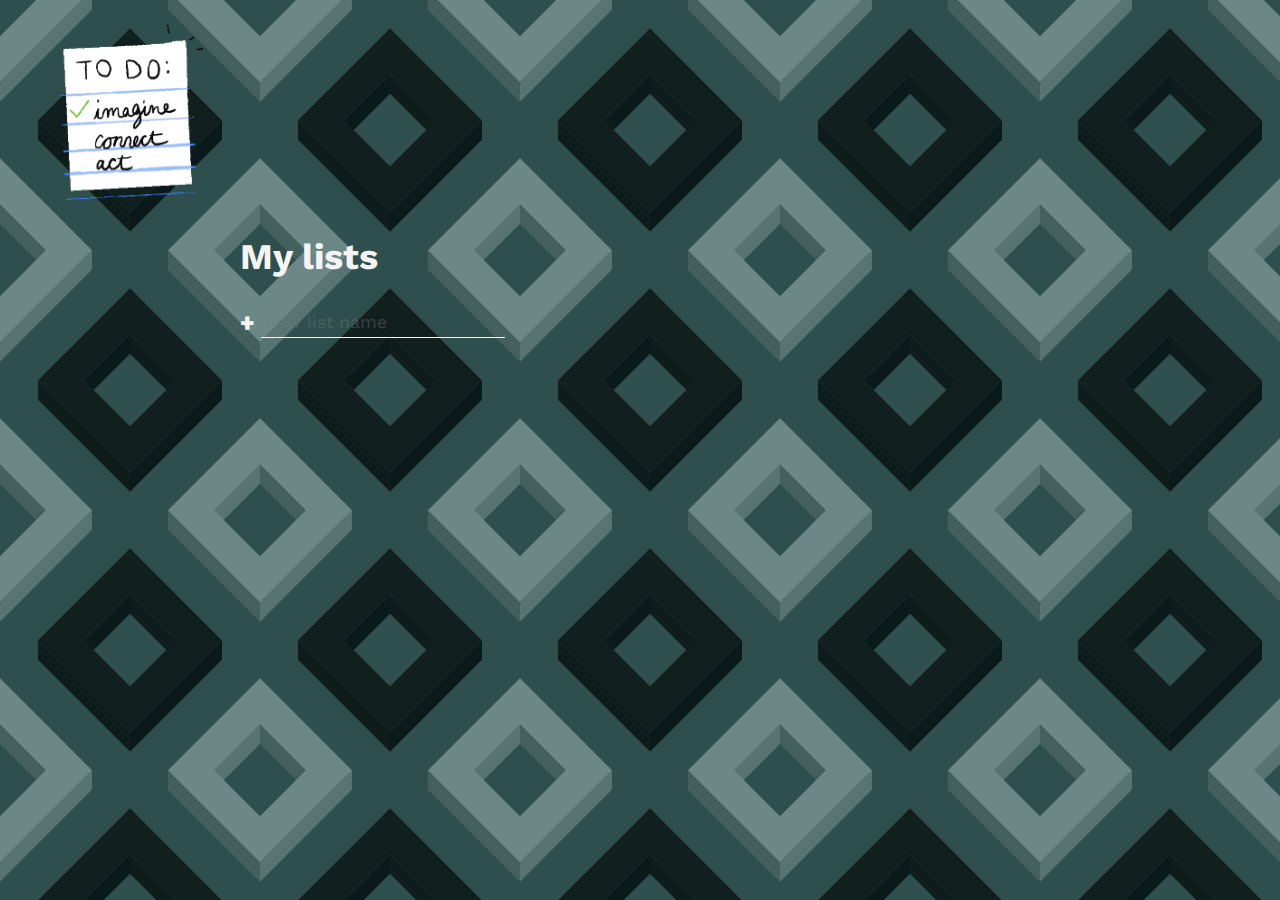
<file: index2.html>
<!DOCTYPE html>
<html lang="en">

<head>
    <meta charset="UTF-8" />
    <meta name="viewport" content="width=device-width, initial-scale=1.0" />
    <meta http-equiv="X-UA-Compatible" content="ie=edge" />
    <title>Todo list</title>
    <link href="https://fonts.googleapis.com/css?family=Work+Sans:300,400,700,900&display=swap" rel="stylesheet" />
    <link rel="stylesheet" href="main.css" />
    <script defer src="script2.js"></script>
</head>

<body>
    

    <div class="todo-img" style="text-align:center;">
        <img src="to-do-productivity.gif" alt="todoP" height="200" width="200">
    </div>

    <div class="all-tasks">
        <h2 class="task-list-title">My lists</h2>
        <ul class="task-list" data-lists></ul>

        <form action="" data-new-list-form>
            <input type="text" class="new list" data-new-list-input placeholder="new list name" aria-label="new list name" />
            <button class="btn create" aria-label="create new list">+</button>
        </form>
    </div>

    <div class="todo-list" data-list-display-container>
        <div class="todo-header">
            <h2 class="list-title" data-list-title></h2>
            <p class="task-count" data-list-count></p>
        </div>

        <div class="todo-body">
            <div class="tasks" data-tasks></div>

            <div class="new-task-creator">
                <form action="" data-new-task-form>
                    <input type="text" data-new-task-input class="new task" placeholder="new task name" aria-label="new task name" />
                    <button class="btn create" aria-label="create new task">+</button>
                </form>
            </div>

            <div class="delete-stuff">
                <button class="btn delete" data-clear-complete-tasks-button>Clear completed tasks</button>
                <button class="btn delete" data-delete-list-button>Delete list</button>
            </div>
        </div>
    </div>


    </div>
    <template id="task-template">
      <div class="task">
        <input type="checkbox" />
        <label>
          <span class="custom-checkbox"></span>
        </label>
      </div>
    </template>


</body>

</html>
</file>
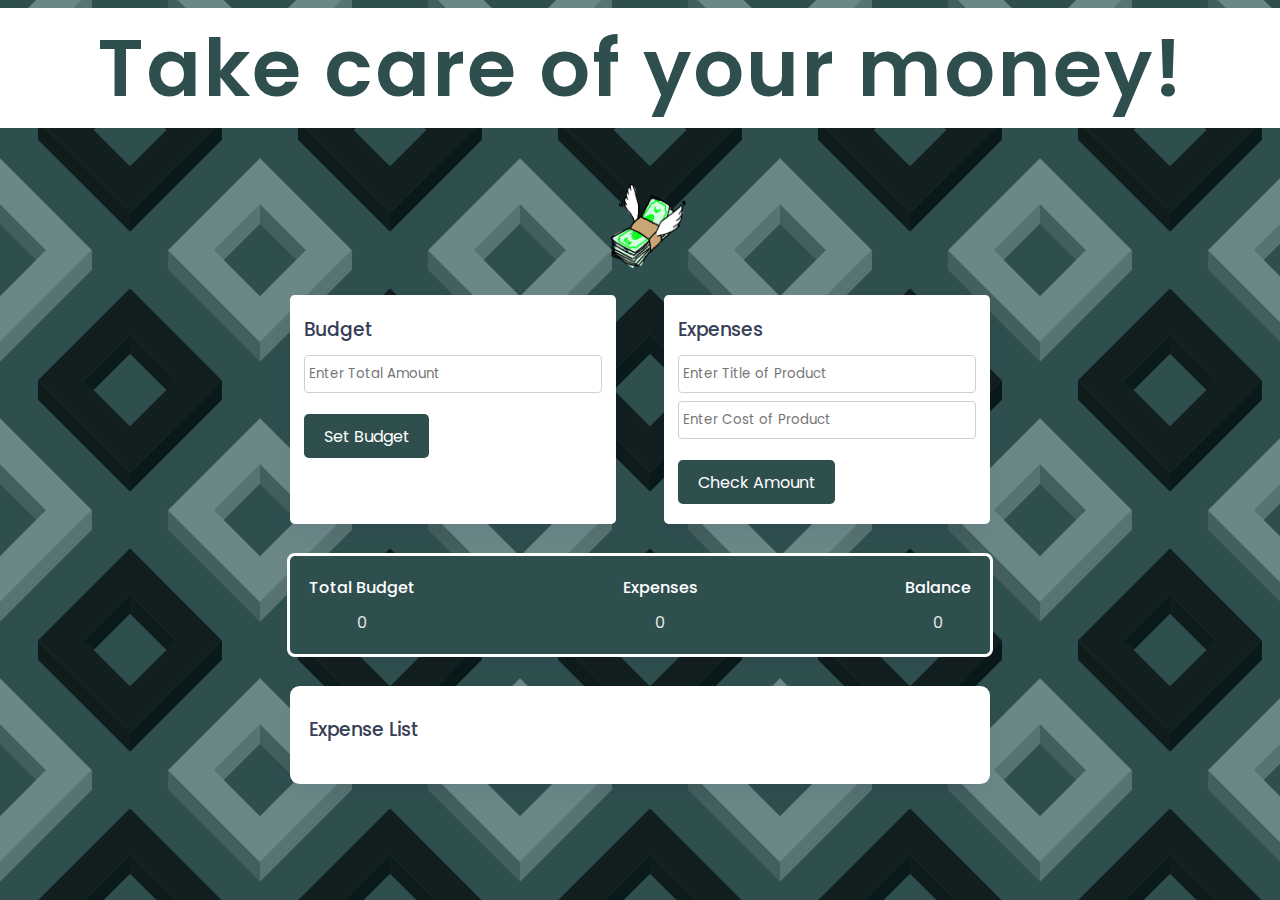
<file: indexBudget.html>
<!DOCTYPE html>
<html lang="en">
  <head>
    <meta name="viewport" content="width=device-width, initial-scale=1.0" />
    <title>Budget App</title>
    <!-- Font Awesome Icons -->
    <link
      rel="stylesheet"
      href="https://cdnjs.cloudflare.com/ajax/libs/font-awesome/6.1.1/css/all.min.css"
    />
    <!-- Google Fonts -->
    <link
      href="https://fonts.googleapis.com/css2?family=Poppins:wght@400;500&display=swap"
      rel="stylesheet"
    />
    <!-- Stylesheet -->
    <link rel="stylesheet" href="budget.css" />
  </head>
  <body>
    <h1 class="title"> Take care of your money! </h1>

    <div class="wrapper">
      <div class="money-img" style="text-align:center;">
        <img src="money.gif" alt="money" height="100" width="100">
      </div>
      <div class="container">
        <div class="sub-container">
          <!-- Budget -->
          <div class="total-amount-container">
            <h3>Budget</h3>
            <p class="hide error" id="budget-error">
              Value cannot be empty or negative
            </p>
            <input
              type="number"
              id="total-amount"
              placeholder="Enter Total Amount"
            />
            <button class="submit" id="total-amount-button">Set Budget</button>
          </div>

          <!-- Expenditure -->
          <div class="user-amount-container">
            <h3>Expenses</h3>
            <p class="hide error" id="product-title-error">
              Values cannot be empty
            </p>
            <input
              type="text"
              class="product-title"
              id="product-title"
              placeholder="Enter Title of Product"
            />
            <input
              type="number"
              id="user-amount"
              placeholder="Enter Cost of Product"
            />
            <button class="submit" id="check-amount">Check Amount</button>
          </div>
        </div>
        <!-- Output -->
        <div class="output-container flex-space">
          <div>
            <p>Total Budget</p>
            <span id="amount">0</span>
          </div>
          <div>
            <p>Expenses</p>
            <span id="expenditure-value">0</span>
          </div>
          <div>
            <p>Balance</p>
            <span id="balance-amount">0</span>
          </div>
        </div>
      </div>
      <!-- List -->
      <div class="list">
        <h3>Expense List</h3>
        <div class="list-container" id="list"></div>
      </div>

    </div>

    <!-- Script -->
    <script defer src="budget.js"></script>
  </body>
</html>
</file>
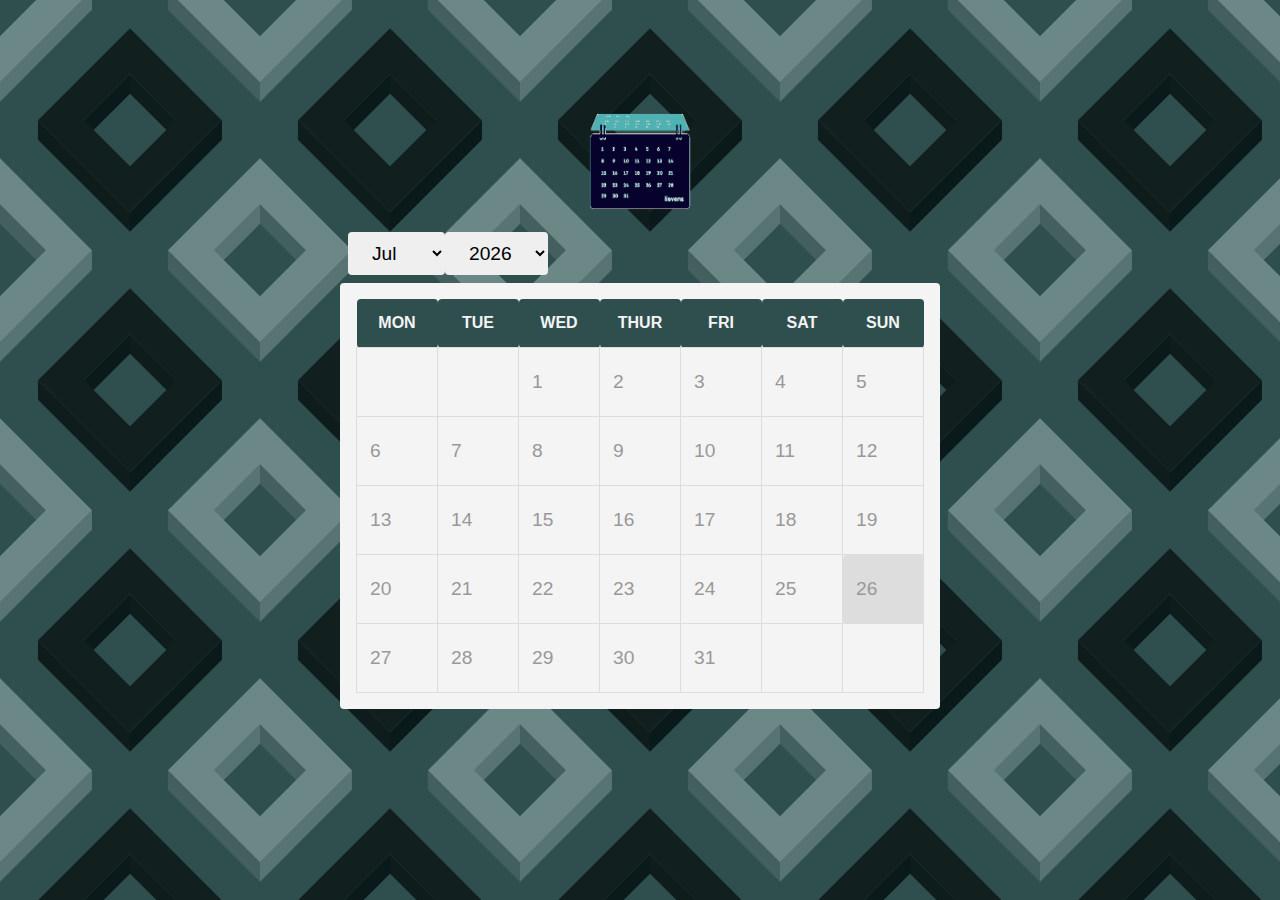
<file: indexCalendar.html>
<!DOCTYPE html>
<html>

<head>
    <title>Calendar</title>
    <link href="calendar.css" rel="stylesheet">
    <script async src="scriptCalendar.js"></script>
</head>

<body>
  <div class="calendar-img" style="text-align:center;">
    <img src="calendar.gif" alt="calendar" height="200" width="200">
  </div>

    <div id="cal-wrap">
        <div id="cal-date">
            <select id="cal-mth"></select>
            <select id="cal-yr"></select>
        </div>

        <div class=box>
            <div id="cal-container"></div>
        </div>


        <form id="cal-event">
            <h1 id="evt-head"></h1>
            <div id="evt-date"></div>
            <textarea id="evt-details" required></textarea>
            <input id="evt-close" type="button" value="Close" />
            <input id="evt-del" type="button" value="Delete" />
            <input id="evt-save" type="submit" value="Save" />
        </form>

    </div>
</body>

</html>
</file>
<file: main.css>
:root {
    --clr-primary: #2f4f4f;
    --clr-light: #f4f4f4;
    --clr-dark: #333;
    --clr-warning: #121f1f;
}

*,
*::before,
*::after {
    font-family: inherit;
    box-sizing: border-box;
}

body {
    color: white;
    background-color: #2F4F4F;
    background-image: url("data:image/svg+xml,%3Csvg xmlns='http://www.w3.org/2000/svg' width='260' height='260' viewBox='0 0 200 200'%3E%3Cg %3E%3Cpolygon fill='%230a1919' points='100 57.1 64 93.1 71.5 100.6 100 72.1'/%3E%3Cpolygon fill='%230f1c1c' points='100 57.1 100 72.1 128.6 100.6 136.1 93.1'/%3E%3Cpolygon fill='%230a1919' points='100 163.2 100 178.2 170.7 107.5 170.8 92.4'/%3E%3Cpolygon fill='%230f1c1c' points='100 163.2 29.2 92.5 29.2 107.5 100 178.2'/%3E%3Cpath fill='%23121F1F' d='M100 21.8L29.2 92.5l70.7 70.7l70.7-70.7L100 21.8z M100 127.9L64.6 92.5L100 57.1l35.4 35.4L100 127.9z'/%3E%3Cpolygon fill='%23435f5e' points='0 157.1 0 172.1 28.6 200.6 36.1 193.1'/%3E%3Cpolygon fill='%23577372' points='70.7 200 70.8 192.4 63.2 200'/%3E%3Cpolygon fill='%236B8887' points='27.8 200 63.2 200 70.7 192.5 0 121.8 0 157.2 35.3 192.5'/%3E%3Cpolygon fill='%23577372' points='200 157.1 164 193.1 171.5 200.6 200 172.1'/%3E%3Cpolygon fill='%23435f5e' points='136.7 200 129.2 192.5 129.2 200'/%3E%3Cpolygon fill='%236B8887' points='172.1 200 164.6 192.5 200 157.1 200 157.2 200 121.8 200 121.8 129.2 192.5 136.7 200'/%3E%3Cpolygon fill='%23435f5e' points='129.2 0 129.2 7.5 200 78.2 200 63.2 136.7 0'/%3E%3Cpolygon fill='%236B8887' points='200 27.8 200 27.9 172.1 0 136.7 0 200 63.2 200 63.2'/%3E%3Cpolygon fill='%23577372' points='63.2 0 0 63.2 0 78.2 70.7 7.5 70.7 0'/%3E%3Cpolygon fill='%236B8887' points='0 63.2 63.2 0 27.8 0 0 27.8'/%3E%3C/g%3E%3C/svg%3E");
    margin: 0;
    font-family: "Work Sans", sans-serif;
    font-weight: 300;
    font-size: 1.5rem;
    background-color: var(--clr-primary);
    color: var(--clr-light);
    display: grid;
    grid: "header header header header" auto "...... lists  active ......" auto/1fr minmax(100px, 300px) minmax(250px, 500px) 1fr;
}

.title {
    grid-area: header;
    text-align: center;
    font-size: calc(7vw + 2rem);
    font-weight: 800;
    color: rgba(0, 0, 0, 0.2);
    letter-spacing: 2px;
    margin: 0.1em 0 0.5em;
}

.all-tasks {
    grid-area: lists;
}

.task-list {
    font-size: 1.2rem;
    line-height: 1.7;
    list-style: circle;
    padding-left: 1.1em;
}

.list-name {
    cursor: pointer;
}

.list-name:hover {
    opacity: 0.7;
}

form {
    display: flex;
}

.btn {
    cursor: pointer;
    background: 0;
    border: 0;
    padding: 0;
    color: inherit;
}

.btn.create {
    font-size: 1.5rem;
    font-weight: 900;
    margin-right: 0.25em;
    transition: opacity 250ms ease-in;
}

.btn.create:hover {
    opacity: 0.7;
}

.btn.delete {
    opacity: 0.7;
    font-size: 1rem;
    transition: color 200ms;
}

.btn.delete:hover {
    color: var(--clr-warning);
}

.new {
    background: transparent;
    border: 0;
    color: #f4f4f4;
    border-bottom: 1px solid currentColor;
    font-size: inherit;
    outline: none;
    padding: 0.25em;
    order: 2;
}

.new::-webkit-input-placeholder {
    opacity: 0.4;
}

.new:-ms-input-placeholder {
    opacity: 0.4;
}

.new::-ms-input-placeholder {
    opacity: 0.4;
}

.new::placeholder {
    opacity: 0.4;
}

.new:focus {
    border-bottom-width: 3px;
}

.new:focus::-webkit-input-placeholder {
    opacity: 0.15;
}

.new:focus:-ms-input-placeholder {
    opacity: 0.15;
}

.new:focus::-ms-input-placeholder {
    opacity: 0.15;
}

.new:focus::placeholder {
    opacity: 0.15;
}

.new.list {
    font-size: 1.1rem;
}

.new.task {
    margin-bottom: 0;
}

.active-list {
    font-weight: 700;
}

.todo-list {
    --spacer: 2rem;
    grid-area: active;
    background: var(--clr-light);
    color: var(--clr-dark);
}

.todo-header {
    padding: var(--spacer);
    background: #e4e4e4;
    display: flex;
    align-items: center;
    justify-content: space-between;
}

.list-title {
    margin: 0 1em 0 0;
}

.task-count {
    margin: 0;
    font-size: 1rem;
}

.todo-body {
    padding: var(--spacer);
    position: relative;
}

.new-task-creator .create {
    color: var(--clr-primary);
}

[type="checkbox"] {
    opacity: 0;
    position: absolute;
}

.task label {
    display: flex-inline;
    align-items: center;
    position: relative;
}

.task {
    position: relative;
    margin-bottom: 1.25em;
}

.task::after {
    content: "";
    position: absolute;
    right: 0;
    left: 0;
    bottom: -0.5em;
    height: 1px;
    background: currentColor;
    opacity: 0.1;
}

.custom-checkbox {
    --size: 0.75em;
    display: inline-block;
    width: var(--size);
    height: var(--size);
    margin-right: var(--size);
    cursor: pointer;
    border: 2px solid currentColor;
    border-radius: 50%;
    -webkit-transform: scale(1);
    transform: scale(1);
    transition: -webkit-transform 300ms ease-in-out;
    transition: transform 300ms ease-in-out;
    transition: transform 300ms ease-in-out, -webkit-transform 300ms ease-in-out;
}

.task:hover .custom-checkbox,
[type="checkbox"]:focus+label .custom-checkbox {
    -webkit-transform: scale(1.2);
    transform: scale(1.2);
    color: var(--clr-primary);
}

[type="checkbox"]:checked+label .custom-checkbox {
    background: var(--clr-primary);
    border-color: var(--clr-primary);
    box-shadow: inset 0 0 0px 2px white;
}

[type="checkbox"]:checked+label {
    opacity: 0.5;
}

.task label::after {
    content: "";
    position: absolute;
    left: 0;
    right: 0;
    left: 1.5em;
    top: 50%;
    height: 3px;
    background: currentColor;
    -webkit-transform: scaleX(0);
    transform: scaleX(0);
    -webkit-transform-origin: right;
    transform-origin: right;
    transition: -webkit-transform 150ms ease-in-out;
    transition: transform 150ms ease-in-out;
    transition: transform 150ms ease-in-out, -webkit-transform 150ms ease-in-out;
}

[type="checkbox"]:checked+label::after {
    -webkit-transform: scaleX(1);
    transform: scaleX(1);
    -webkit-transform-origin: left;
    transform-origin: left;
}

.delete-stuff {
    display: flex;
    justify-content: space-evenly;
    position: absolute;
    width: 100%;
    left: 0;
    bottom: -35px;
    color: var(--clr-light);
}
</file>
<file: budget.css>
* {
  padding: 0;
  margin: 0;
  box-sizing: border-box;
  font-family: "Poppins", sans-serif;
}
body {
  color: white;
  background-color: #2F4F4F;
  background-image: url("data:image/svg+xml,%3Csvg xmlns='http://www.w3.org/2000/svg' width='260' height='260' viewBox='0 0 200 200'%3E%3Cg %3E%3Cpolygon fill='%230a1919' points='100 57.1 64 93.1 71.5 100.6 100 72.1'/%3E%3Cpolygon fill='%230f1c1c' points='100 57.1 100 72.1 128.6 100.6 136.1 93.1'/%3E%3Cpolygon fill='%230a1919' points='100 163.2 100 178.2 170.7 107.5 170.8 92.4'/%3E%3Cpolygon fill='%230f1c1c' points='100 163.2 29.2 92.5 29.2 107.5 100 178.2'/%3E%3Cpath fill='%23121F1F' d='M100 21.8L29.2 92.5l70.7 70.7l70.7-70.7L100 21.8z M100 127.9L64.6 92.5L100 57.1l35.4 35.4L100 127.9z'/%3E%3Cpolygon fill='%23435f5e' points='0 157.1 0 172.1 28.6 200.6 36.1 193.1'/%3E%3Cpolygon fill='%23577372' points='70.7 200 70.8 192.4 63.2 200'/%3E%3Cpolygon fill='%236B8887' points='27.8 200 63.2 200 70.7 192.5 0 121.8 0 157.2 35.3 192.5'/%3E%3Cpolygon fill='%23577372' points='200 157.1 164 193.1 171.5 200.6 200 172.1'/%3E%3Cpolygon fill='%23435f5e' points='136.7 200 129.2 192.5 129.2 200'/%3E%3Cpolygon fill='%236B8887' points='172.1 200 164.6 192.5 200 157.1 200 157.2 200 121.8 200 121.8 129.2 192.5 136.7 200'/%3E%3Cpolygon fill='%23435f5e' points='129.2 0 129.2 7.5 200 78.2 200 63.2 136.7 0'/%3E%3Cpolygon fill='%236B8887' points='200 27.8 200 27.9 172.1 0 136.7 0 200 63.2 200 63.2'/%3E%3Cpolygon fill='%23577372' points='63.2 0 0 63.2 0 78.2 70.7 7.5 70.7 0'/%3E%3Cpolygon fill='%236B8887' points='0 63.2 63.2 0 27.8 0 0 27.8'/%3E%3C/g%3E%3C/svg%3E");

}

.title {
    grid-area: header;
    text-align: center;
    font-size: calc(5vw + 1rem);
    font-weight: 600;
    color: #2f4f4f;
    letter-spacing: 2px;
    margin: 0.1em 0 0.5em;
    background-color: #FFFFFF
}

.wrapper {
  width: 100%;
  font-size: 16px;
  max-width: 43.75em;
  margin: 1em auto;

}
.container {
  width: 100%;
}
.sub-container {
  width: 100%;
  display: grid;
  grid-template-columns: 1fr 1fr;
  gap: 3em;
}
.flex {
  display: flex;
  align-items: center;
}
.flex-space {
  display: flex;
  justify-content: space-between;
  align-items: center;
}
.wrapper h3 {
  color: #363d55;
  font-weight: 500;
  margin-bottom: 0.6em;
}
.container input {
  display: block;
  width: 100%;
  padding: 0.6em 0.3em;
  border: 1px solid #d0d0d0;
  border-radius: 0.3em;
  color: #414a67;
  outline: none;
  font-weight: 400;
  margin-bottom: 0.6em;
}
.container input:focus {
  border-color: #587ef4;
}
.total-amount-container,
.user-amount-container {
  background-color: #ffffff;
  padding: 1.25em 0.9em;
  border-radius: 0.3em;
  box-shadow: 0 0.6em 1.2em rgba(28, 0, 80, 0.06);
}
.output-container {
  background-color: #2f4f4f;
  color: #ffffff;
  border-radius: 0.3em;
  box-shadow: 0 0.6em 1.2em rgba(28, 0, 80, 0.06);
  margin: 2em 0;
  padding: 1.2em;
  outline-style: solid;
  border: 20px #FFFFFF;
}
.output-container p {
  font-weight: 500;
  margin-bottom: 0.6em;
}
.output-container span {
  display: block;
  text-align: center;
  font-weight: 400;
  color: #e5e5e5;
}
.submit {
  font-size: 1em;
  margin-top: 0.8em;
  background-color: #2f4f4f;
  border: none;
  outline: none;
  color: #ffffff;
  padding: 0.6em 1.2em;
  border-radius: 0.3em;
  cursor: pointer;
}
.list {
  background-color: #ffffff;
  padding: 1.8em 1.2em;
  box-shadow: 0 0.6em 1.2em rgba(28, 0, 80, 0.06);
  border-radius: 0.6em;
}
.sublist-content {
  width: 100%;
  border-left: 0.3em solid #2f4f4f;
  margin-bottom: 0.6em;
  padding: 0.5em 1em;
  display: grid;
  grid-template-columns: 3fr 2fr 1fr 1fr;
}
.product {
  font-weight: 500;
  color: #363d55;
}
.amount {
  color: #414a67;
  margin-left: 20%;
}
.icons-container {
  width: 5em;
  margin: 1.2em;
  align-items: center;
}
.product-title {
  margin-bottom: 1em;
}
.hide {
  display: none;
}
.error {
  color: #ff465a;
}
.edit {
  margin-left: auto;
}
.edit,
.delete {
  background: transparent;
  cursor: pointer;
  margin-right: 1.5em;
  border: none;
  color: #2f4f4f;
}
.money-img{
  align-content: center;
  margin: 20px;
}
@media screen and (max-width: 600px) {
  .wrapper {
    font-size: 14px;
  }
  .sub-container {
    grid-template-columns: 1fr;
    gap: 1em;
  }
}
</file>
<file: calendar.css>
/* pagina pe care am pus tot */

:root {
    --clr-primary: #2f4f4f;
    --clr-light: #f4f4f4;
    --clr-dark: #333;
    --clr-warning: #121f1f;
    --spacer: 0.5rem;
}

body {
    color: white;
    background-color: #2F4F4F;
    background-image: url("data:image/svg+xml,%3Csvg xmlns='http://www.w3.org/2000/svg' width='260' height='260' viewBox='0 0 200 200'%3E%3Cg %3E%3Cpolygon fill='%230a1919' points='100 57.1 64 93.1 71.5 100.6 100 72.1'/%3E%3Cpolygon fill='%230f1c1c' points='100 57.1 100 72.1 128.6 100.6 136.1 93.1'/%3E%3Cpolygon fill='%230a1919' points='100 163.2 100 178.2 170.7 107.5 170.8 92.4'/%3E%3Cpolygon fill='%230f1c1c' points='100 163.2 29.2 92.5 29.2 107.5 100 178.2'/%3E%3Cpath fill='%23121F1F' d='M100 21.8L29.2 92.5l70.7 70.7l70.7-70.7L100 21.8z M100 127.9L64.6 92.5L100 57.1l35.4 35.4L100 127.9z'/%3E%3Cpolygon fill='%23435f5e' points='0 157.1 0 172.1 28.6 200.6 36.1 193.1'/%3E%3Cpolygon fill='%23577372' points='70.7 200 70.8 192.4 63.2 200'/%3E%3Cpolygon fill='%236B8887' points='27.8 200 63.2 200 70.7 192.5 0 121.8 0 157.2 35.3 192.5'/%3E%3Cpolygon fill='%23577372' points='200 157.1 164 193.1 171.5 200.6 200 172.1'/%3E%3Cpolygon fill='%23435f5e' points='136.7 200 129.2 192.5 129.2 200'/%3E%3Cpolygon fill='%236B8887' points='172.1 200 164.6 192.5 200 157.1 200 157.2 200 121.8 200 121.8 129.2 192.5 136.7 200'/%3E%3Cpolygon fill='%23435f5e' points='129.2 0 129.2 7.5 200 78.2 200 63.2 136.7 0'/%3E%3Cpolygon fill='%236B8887' points='200 27.8 200 27.9 172.1 0 136.7 0 200 63.2 200 63.2'/%3E%3Cpolygon fill='%23577372' points='63.2 0 0 63.2 0 78.2 70.7 7.5 70.7 0'/%3E%3Cpolygon fill='%236B8887' points='0 63.2 63.2 0 27.8 0 0 27.8'/%3E%3C/g%3E%3C/svg%3E");
}

.box {
    background-color: #f4f4f4;
    padding: --spacer;
    border: none;
    border-radius: 4px;
    top: 0;
    bottom: 0;
    left: 0;
    right: 0;
}

#cal-wrap * {
    font-family: arial, sans-serif;
    padding: var(--spacer);
    border: none;
    border-radius: 4px;
    top: 0;
    bottom: 0;
    left: 0;
    right: 0;
}

.ninja {
    display: none !important;
}


/* container */

#cal-wrap {
    margin: auto;
    max-width: 600px;
}


/* pentru selectarea perioadei evenimentului */

#cal-date {
    display: flex;
}

#cal-mth,
#cal-yr {
    box-sizing: border-box;
    padding: 10px 20px;
    font-size: 1.2em;
    border: 0;
}


/* calendar */

#calendar {
    width: 100%;
    border-collapse: collapse;
}

#calendar tr.head td {
    font-weight: bold;
    text-transform: uppercase;
    color: #f4f4f4;
    background: #2f4f4f;
    padding: 15px;
    text-align: center;
}

#calendar tr.day td {
    border: 1px solid #ddd;
    width: 14.28%;
    padding: 15px 5px;
    vertical-align: top;
}

#calendar tr.day td:hover {
    background: #cfe2e2;
    cursor: pointer;
}

#calendar tr td.today {
    background: #ddd;
}

#calendar .dd {
    font-size: 1.2em;
    color: #999;
}

#calendar .evt {
    margin-top: 5px;
    font-size: 0.8em;
    font-weight: bold;
    overflow: hidden;
    color: #2f4f4f;
}


/* adaugare sau editare a unui event */

#cal-event {
    padding: 15px;
    margin-top: 20px;
    background: #f5f5f5;
    border: 1px solid #ddd;
}

#cal-event h1 {
    color: #333;
    padding: 0;
    margin: 0;
}

#evt-date {
    color: #555;
    margin: 10px 0;
}

#cal-event textarea {
    display: block;
    box-sizing: border-box;
    width: 100%;
    padding: 10px;
    margin: 10px 0;
    border: 1px solid #ddd;
    min-height: 100px;
}

#cal-event input[type=button],
#cal-event input[type=submit] {
    padding: 10px;
    margin: 5px;
    font-size: 1.2em;
    border: 0;
    background: #2f4f4f;
    color: #f4f4f4;
}

.calendar-img{
  align-content: center;
  margin: 10px;
}
</file>
